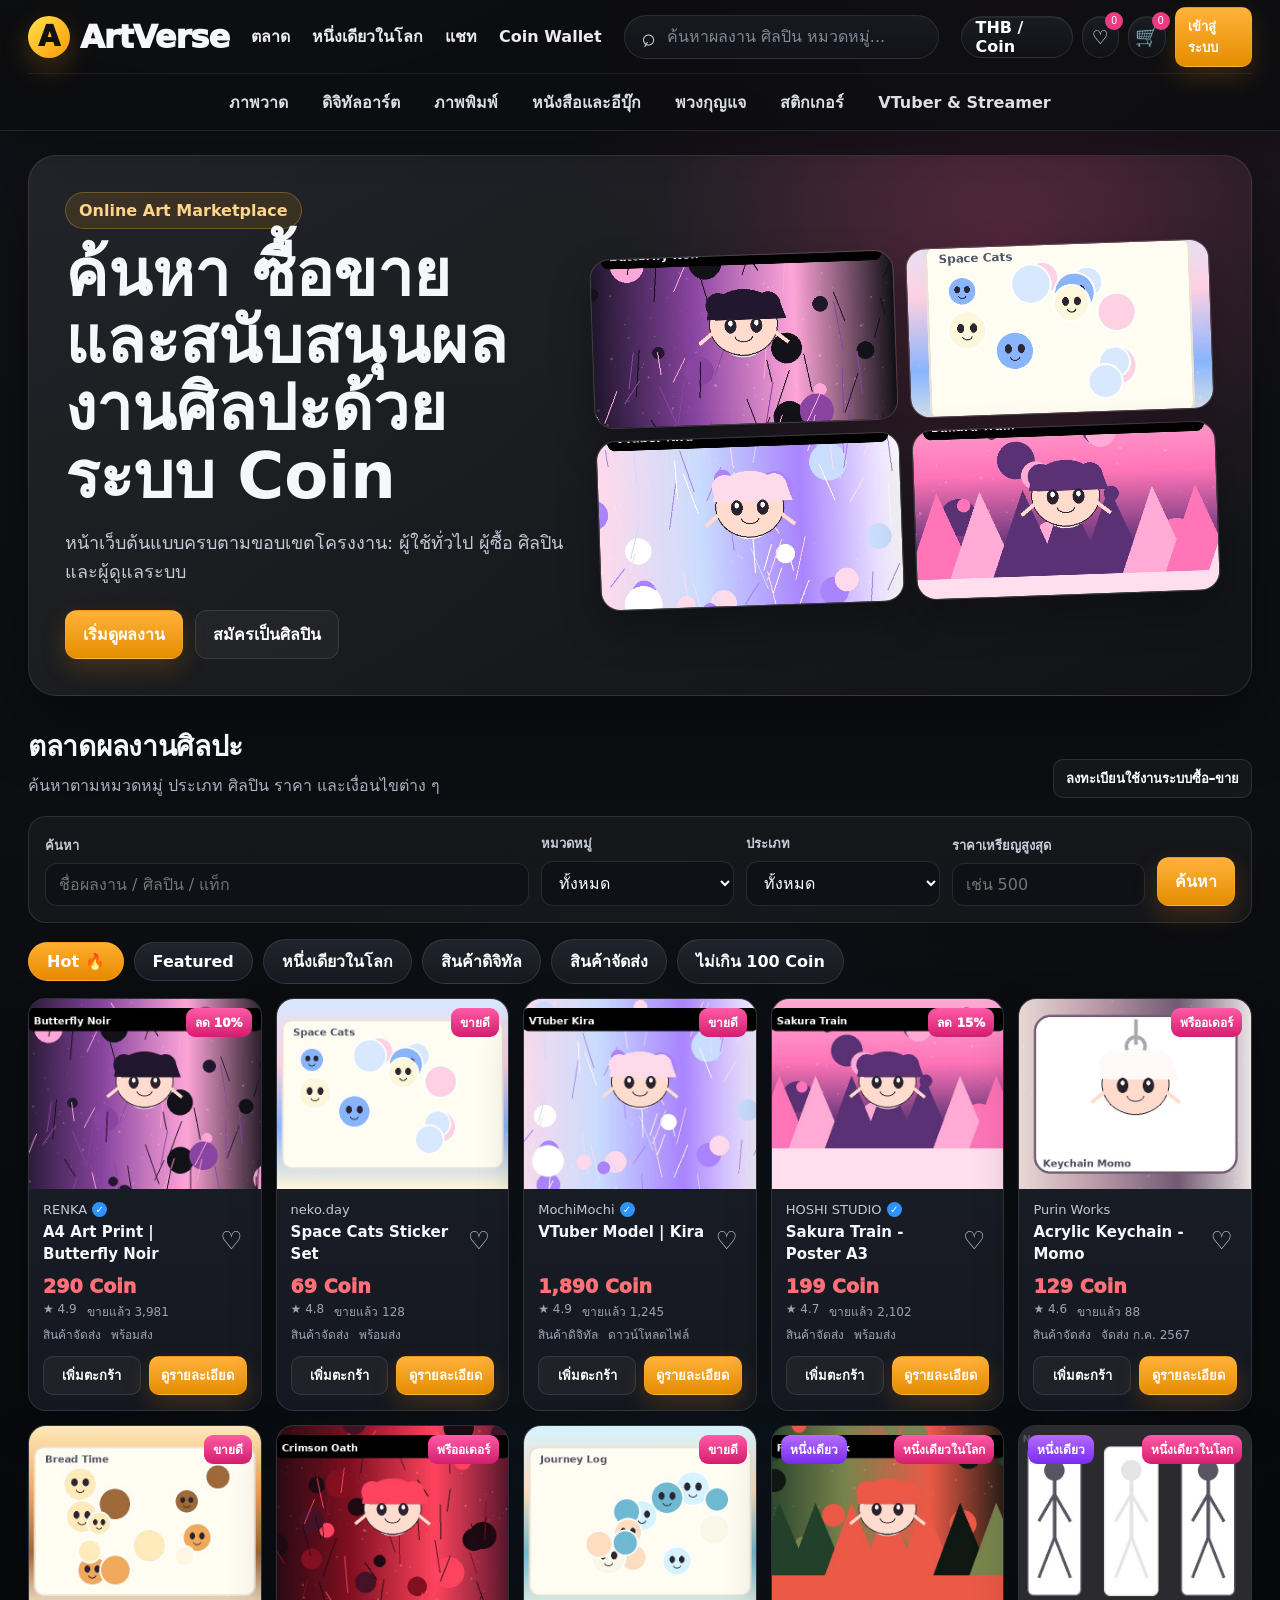
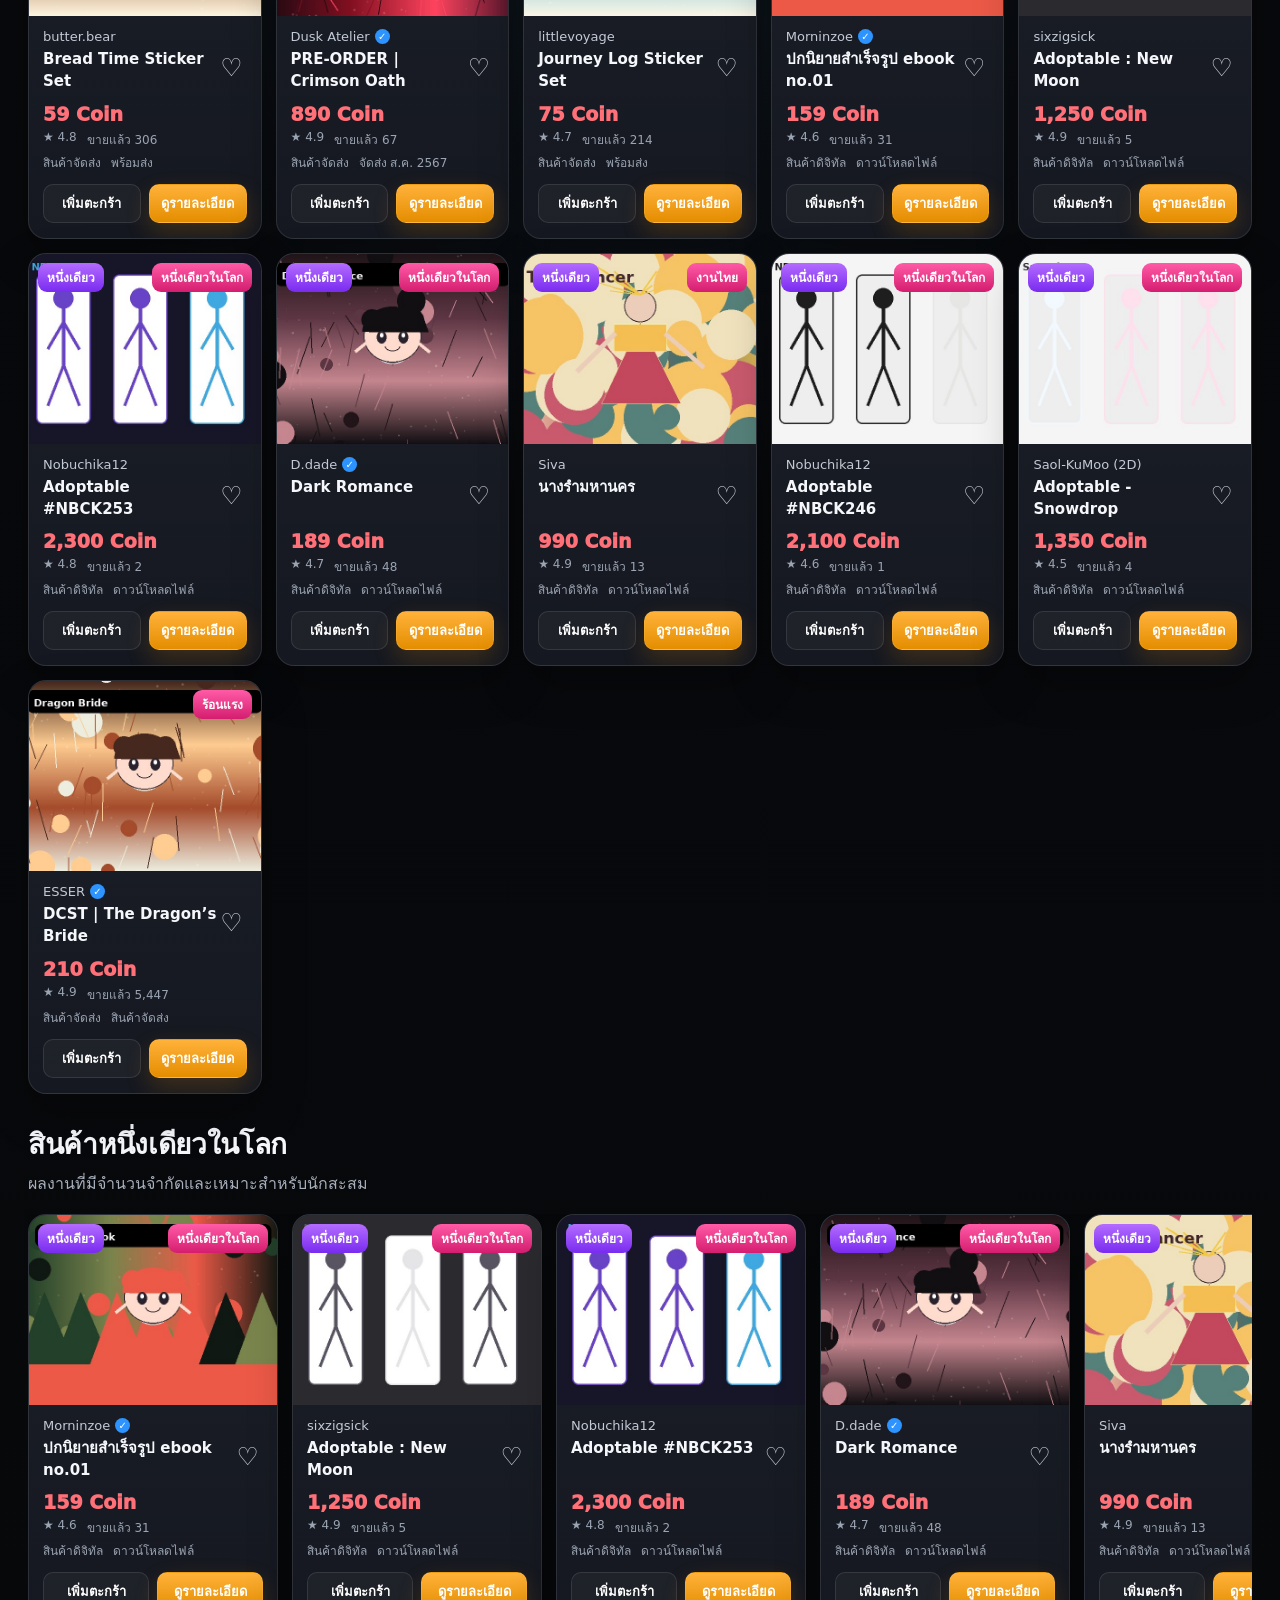
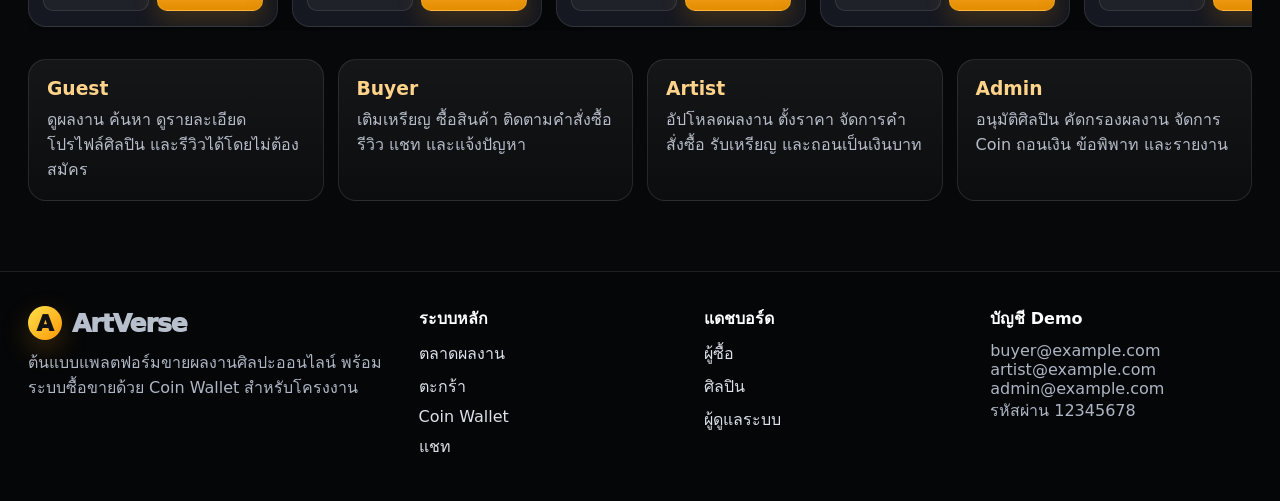
<file: art_marketplace_full/index.html>
<!DOCTYPE html>
<html lang="th">
<head>
  <meta charset="UTF-8" />
  <meta name="viewport" content="width=device-width, initial-scale=1.0" />
  <title>ArtVerse | Online Art Marketplace</title>
  <link rel="stylesheet" href="css/style.css" />
</head>
<body data-page="home">
  <header class="site-header" id="siteHeader"></header>
  <main class="wrap page" id="homeApp"></main>
  <footer class="footer" id="siteFooter"></footer>
  <script src="js/data.js"></script>
  <script src="js/app.js"></script>
</body>
</html>
</file>
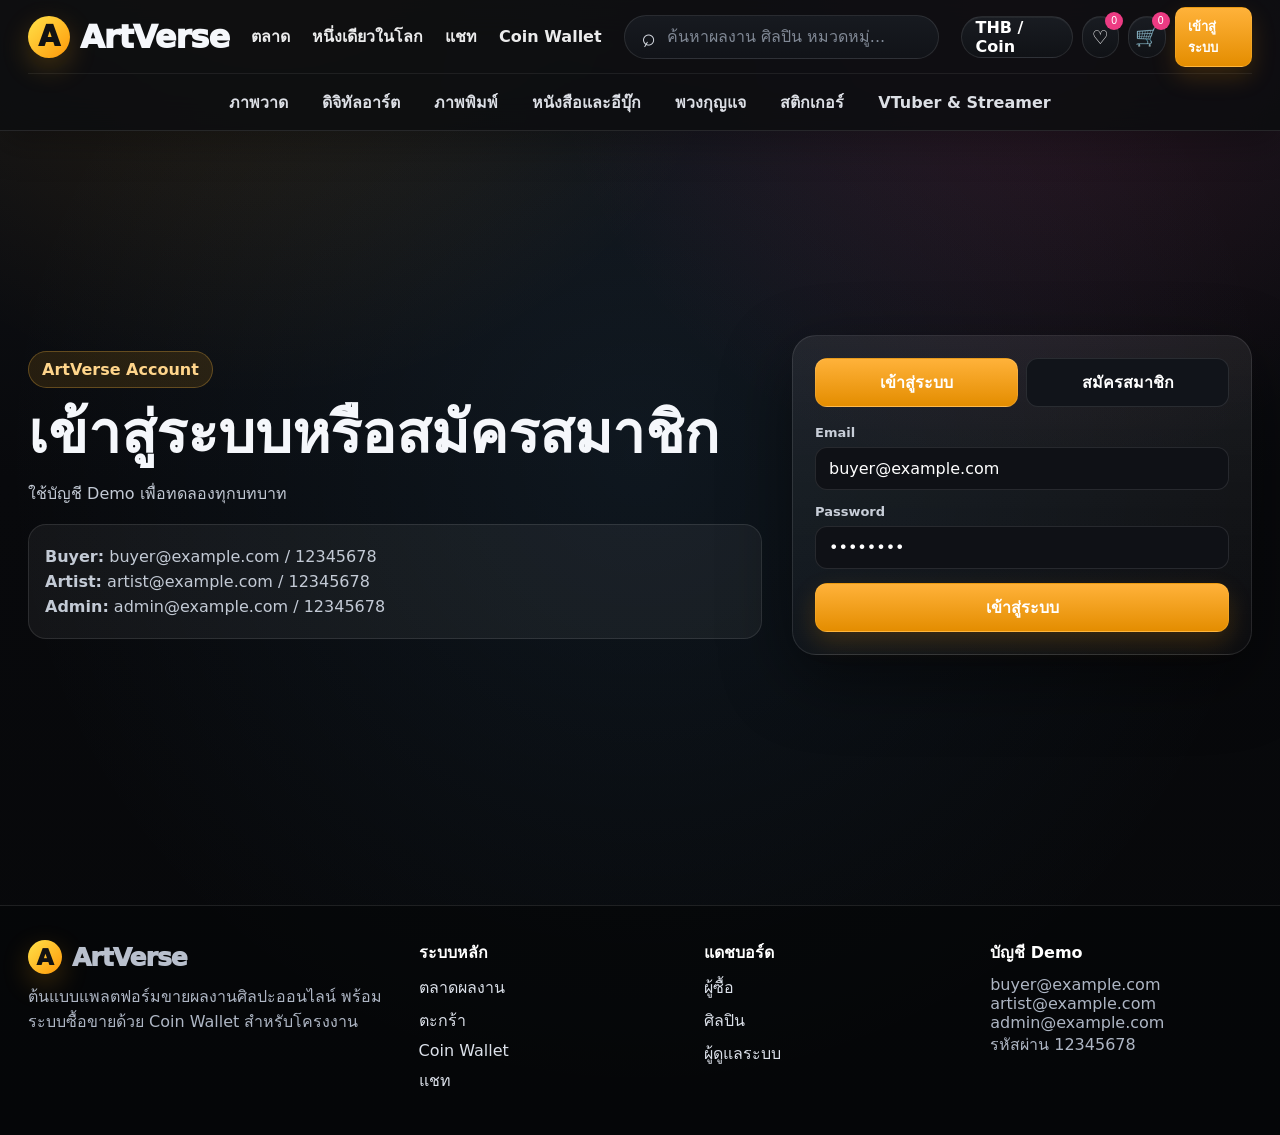
<file: art_marketplace_full/admin-dashboard.html>
<!DOCTYPE html>
<html lang="th">
<head>
  <meta charset="UTF-8" />
  <meta name="viewport" content="width=device-width, initial-scale=1.0" />
  <title>Admin Dashboard | ArtVerse</title>
  <link rel="stylesheet" href="css/style.css" />
</head>
<body data-page="admin">
  <header class="site-header" id="siteHeader"></header>
  <main class="wrap page" id="adminApp"></main>
  <footer class="footer" id="siteFooter"></footer>
  <script src="js/data.js"></script>
  <script src="js/app.js"></script>
</body>
</html>
</file>
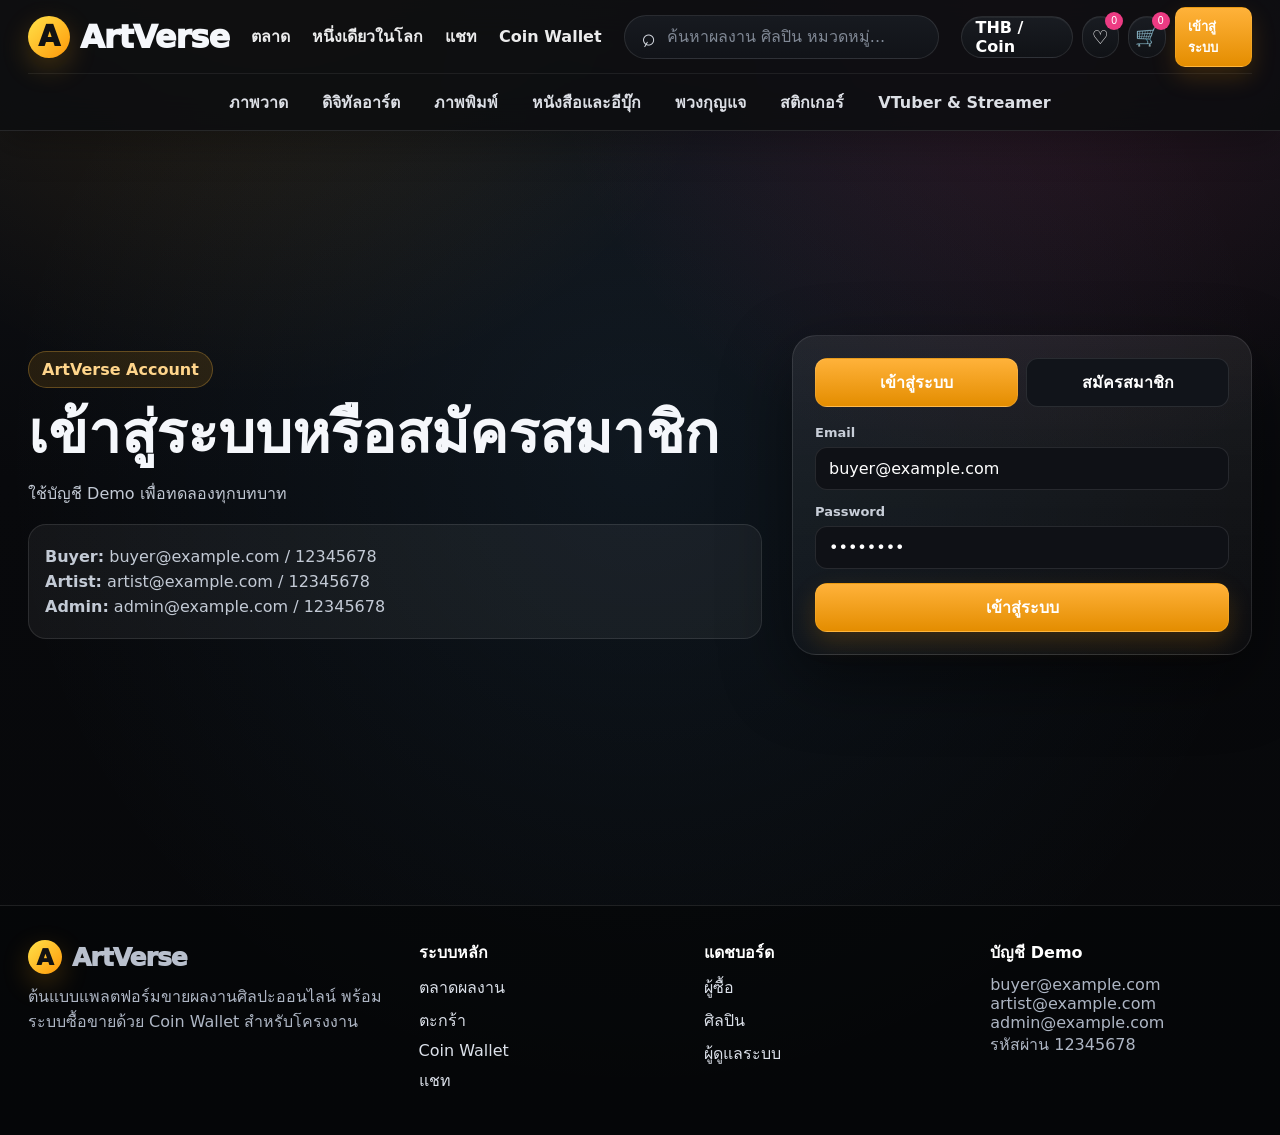
<file: art_marketplace_full/artist-dashboard.html>
<!DOCTYPE html>
<html lang="th">
<head>
  <meta charset="UTF-8" />
  <meta name="viewport" content="width=device-width, initial-scale=1.0" />
  <title>Artist Dashboard | ArtVerse</title>
  <link rel="stylesheet" href="css/style.css" />
</head>
<body data-page="artist">
  <header class="site-header" id="siteHeader"></header>
  <main class="wrap page" id="artistApp"></main>
  <footer class="footer" id="siteFooter"></footer>
  <script src="js/data.js"></script>
  <script src="js/app.js"></script>
</body>
</html>
</file>
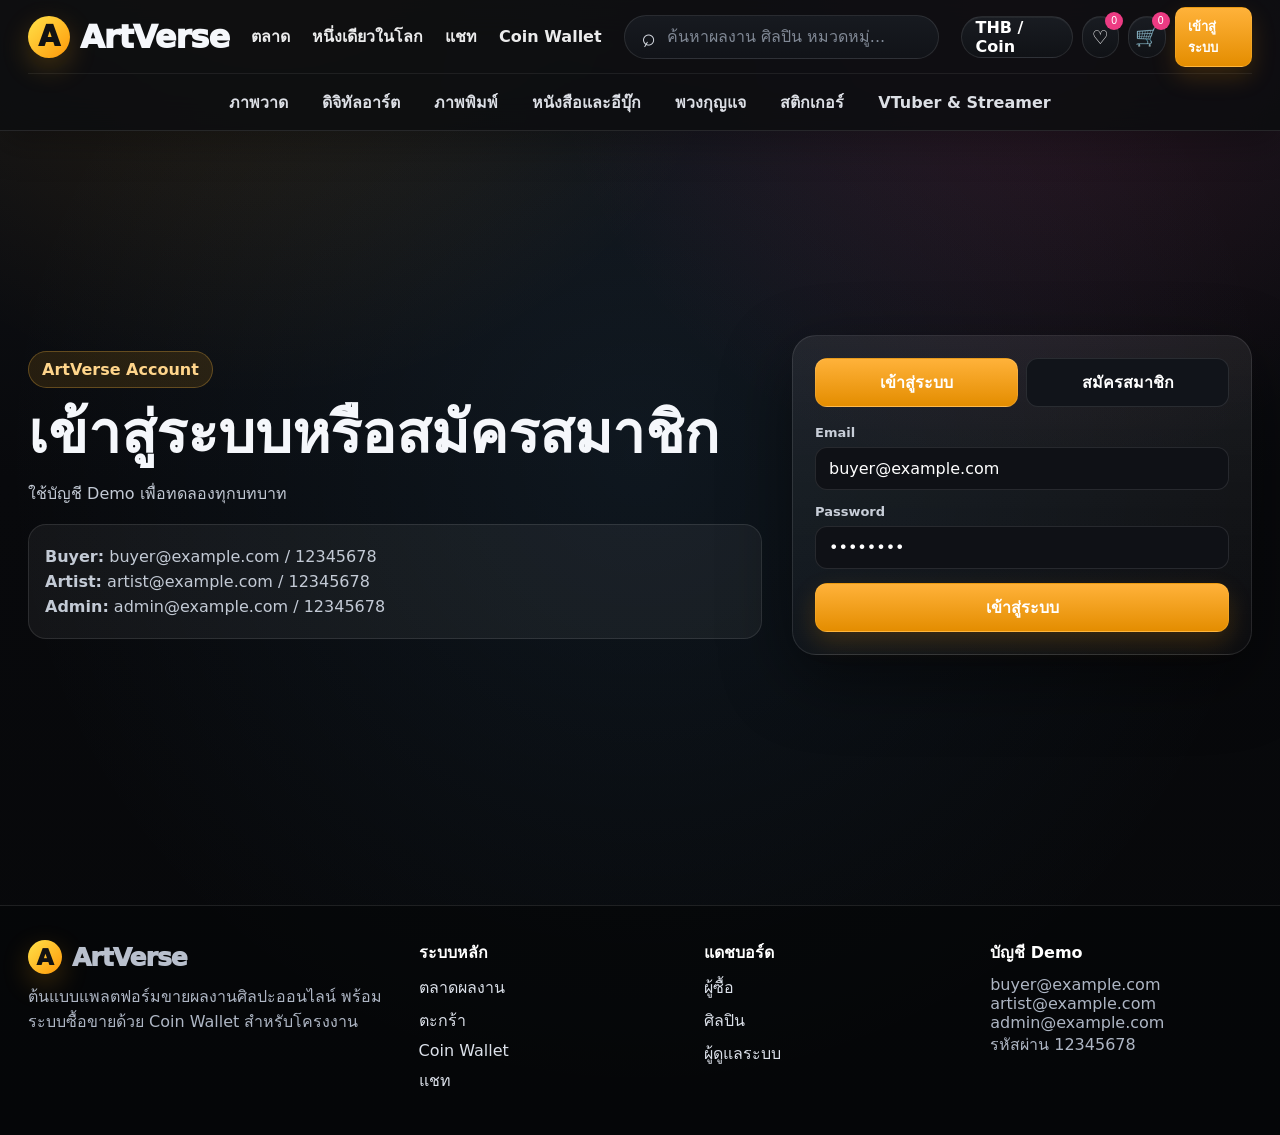
<file: art_marketplace_full/buyer-dashboard.html>
<!DOCTYPE html>
<html lang="th">
<head>
  <meta charset="UTF-8" />
  <meta name="viewport" content="width=device-width, initial-scale=1.0" />
  <title>Buyer Dashboard | ArtVerse</title>
  <link rel="stylesheet" href="css/style.css" />
</head>
<body data-page="buyer">
  <header class="site-header" id="siteHeader"></header>
  <main class="wrap page" id="buyerApp"></main>
  <footer class="footer" id="siteFooter"></footer>
  <script src="js/data.js"></script>
  <script src="js/app.js"></script>
</body>
</html>
</file>
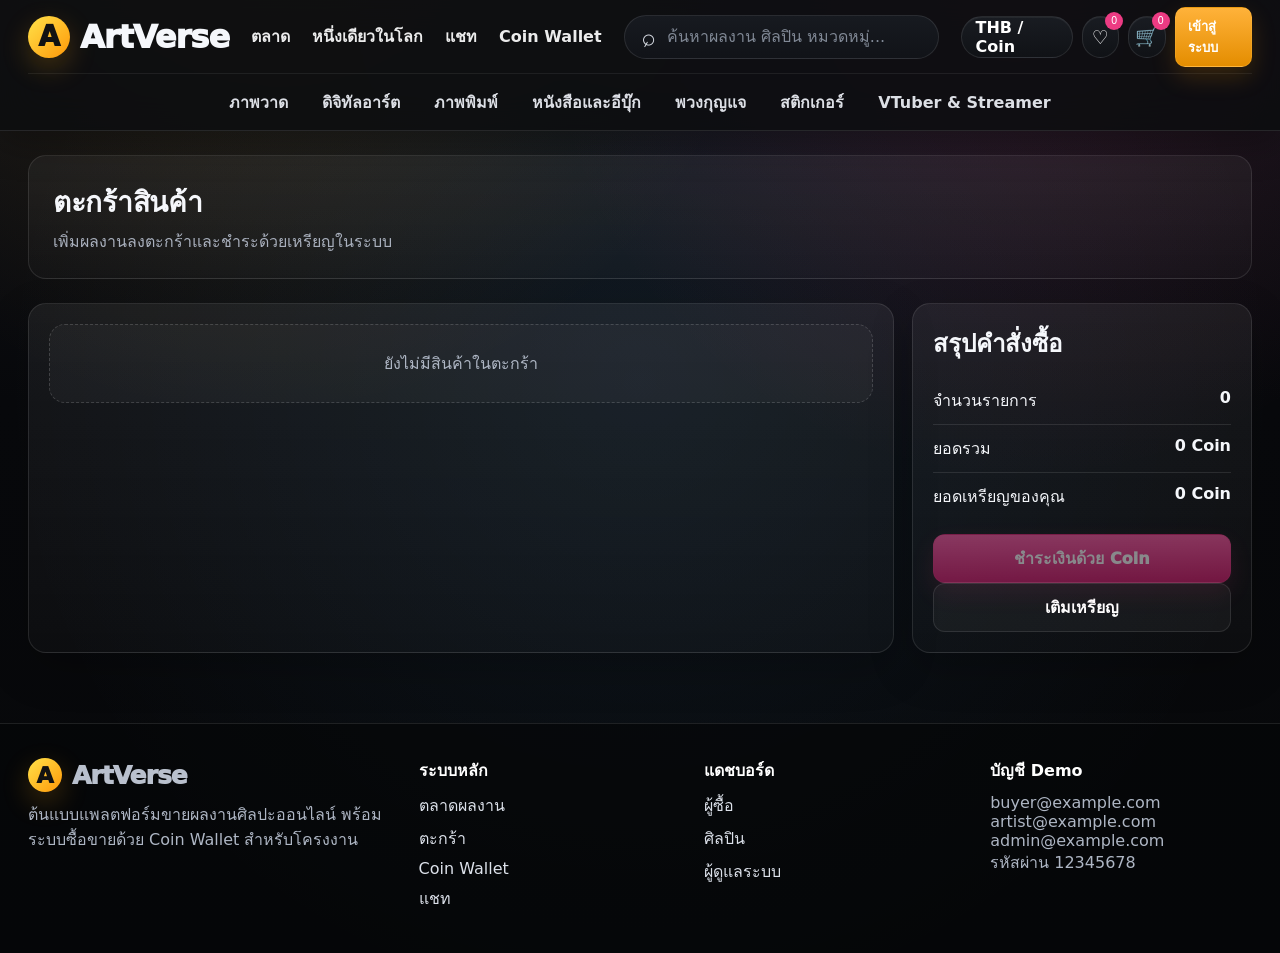
<file: art_marketplace_full/cart.html>
<!DOCTYPE html>
<html lang="th">
<head>
  <meta charset="UTF-8" />
  <meta name="viewport" content="width=device-width, initial-scale=1.0" />
  <title>ตะกร้าสินค้า | ArtVerse</title>
  <link rel="stylesheet" href="css/style.css" />
</head>
<body data-page="cart">
  <header class="site-header" id="siteHeader"></header>
  <main class="wrap page" id="cartApp"></main>
  <footer class="footer" id="siteFooter"></footer>
  <script src="js/data.js"></script>
  <script src="js/app.js"></script>
</body>
</html>
</file>
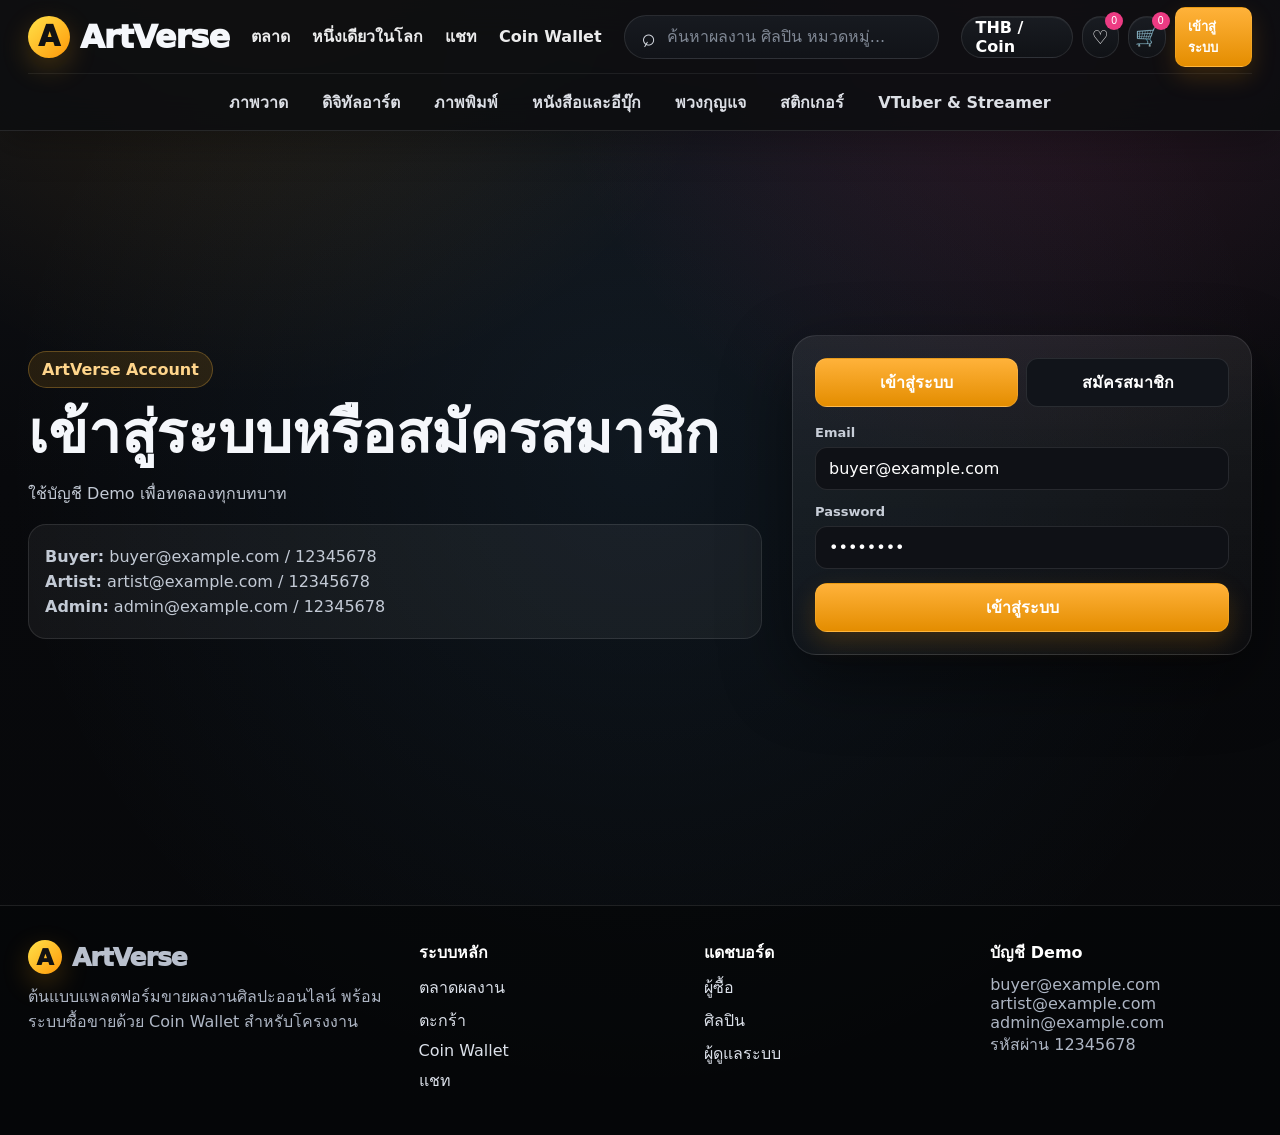
<file: art_marketplace_full/chat.html>
<!DOCTYPE html>
<html lang="th">
<head>
  <meta charset="UTF-8" />
  <meta name="viewport" content="width=device-width, initial-scale=1.0" />
  <title>แชท | ArtVerse</title>
  <link rel="stylesheet" href="css/style.css" />
</head>
<body data-page="chat">
  <header class="site-header" id="siteHeader"></header>
  <main class="wrap page" id="chatApp"></main>
  <footer class="footer" id="siteFooter"></footer>
  <script src="js/data.js"></script>
  <script src="js/app.js"></script>
</body>
</html>
</file>
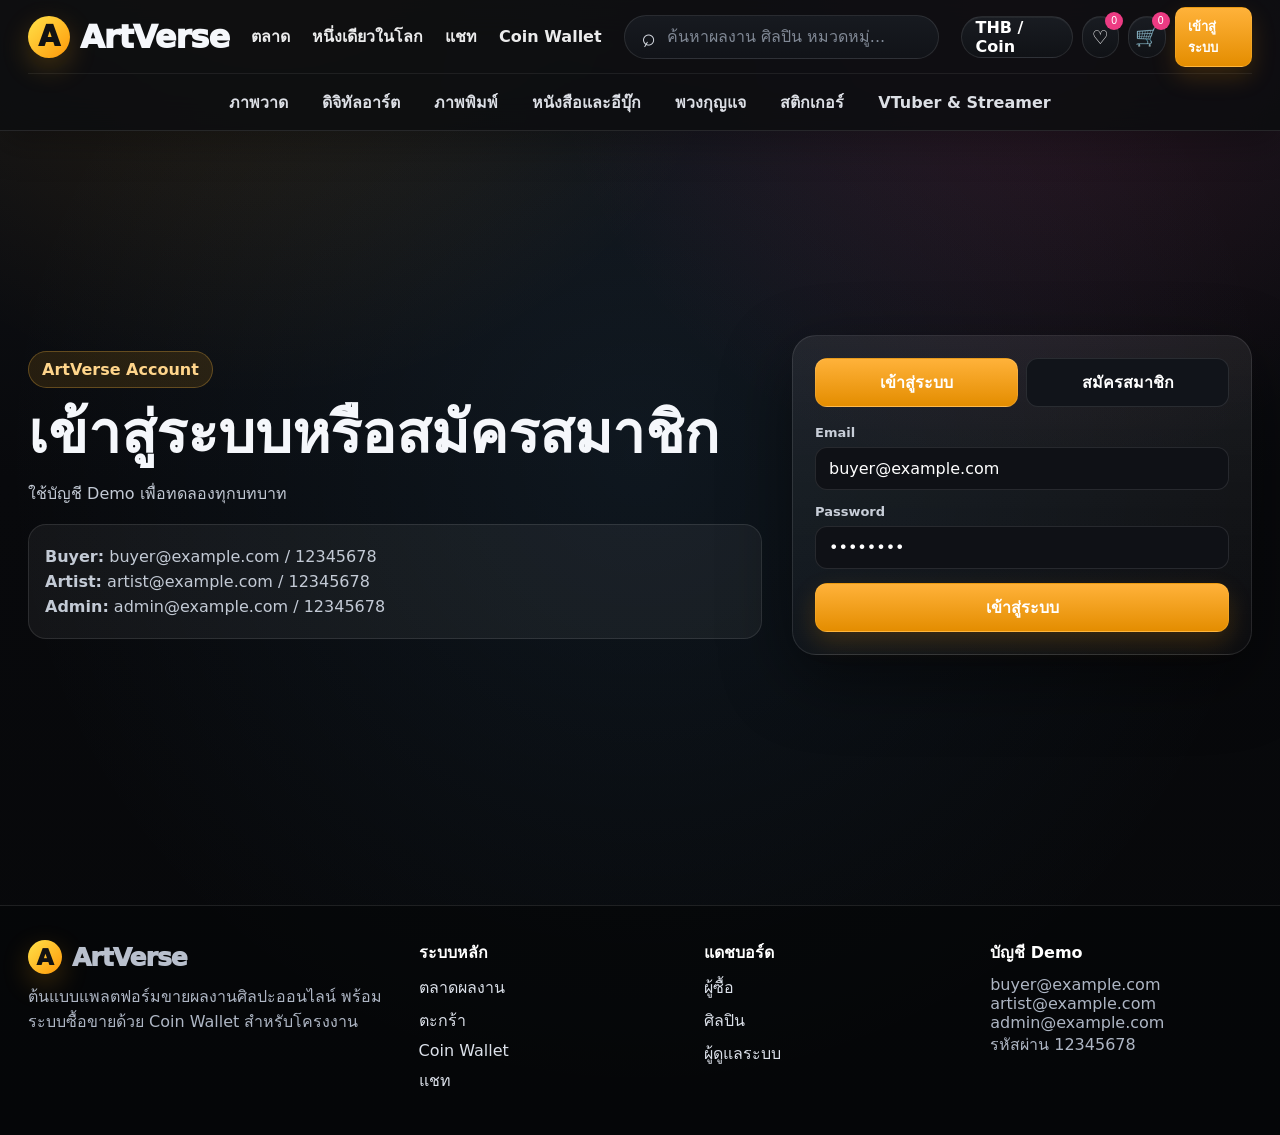
<file: art_marketplace_full/login.html>
<!DOCTYPE html>
<html lang="th">
<head>
  <meta charset="UTF-8" />
  <meta name="viewport" content="width=device-width, initial-scale=1.0" />
  <title>เข้าสู่ระบบ | ArtVerse</title>
  <link rel="stylesheet" href="css/style.css" />
</head>
<body data-page="login">
  <header class="site-header" id="siteHeader"></header>
  <main class="wrap page" id="loginApp"></main>
  <footer class="footer" id="siteFooter"></footer>
  <script src="js/data.js"></script>
  <script src="js/app.js"></script>
</body>
</html>
</file>
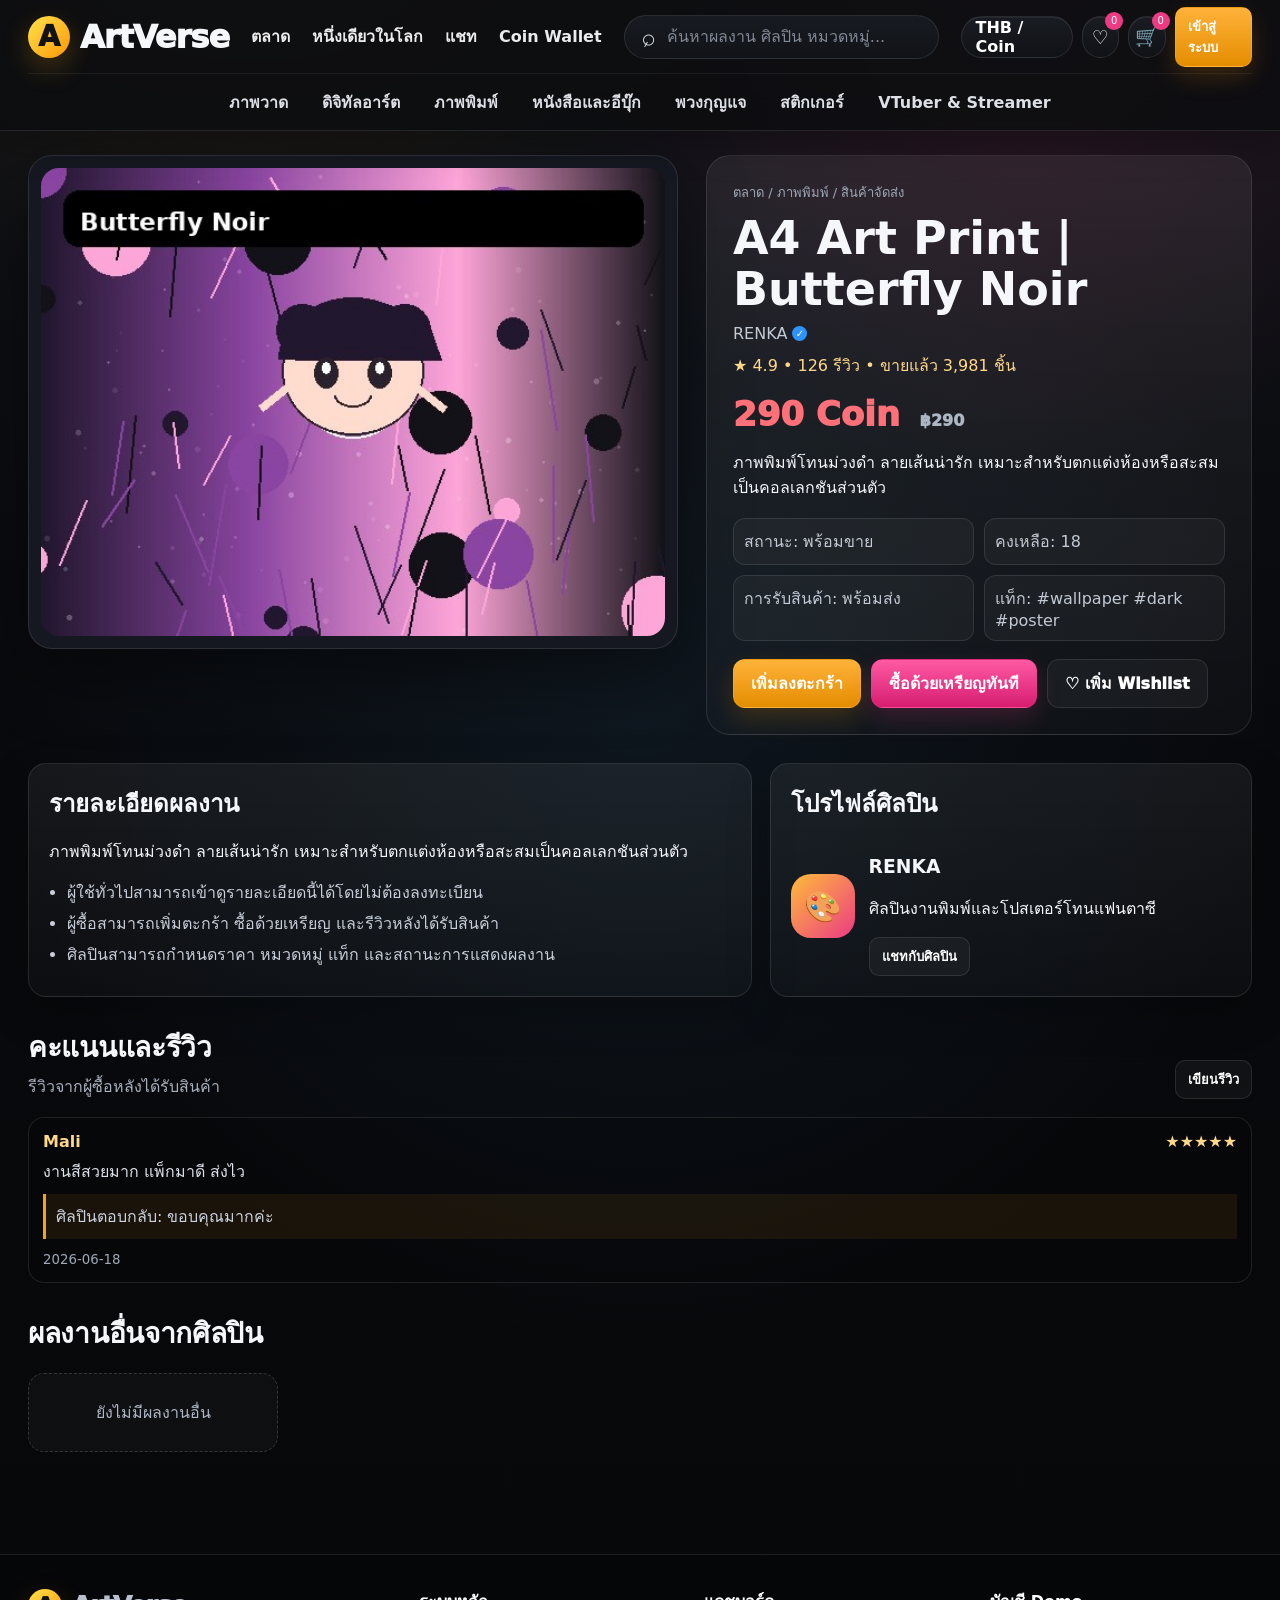
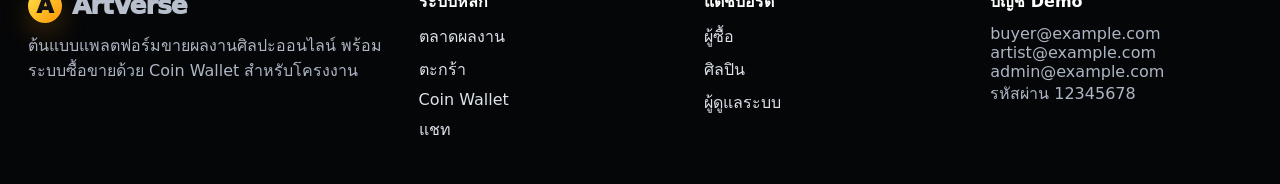
<file: art_marketplace_full/product.html>
<!DOCTYPE html>
<html lang="th">
<head>
  <meta charset="UTF-8" />
  <meta name="viewport" content="width=device-width, initial-scale=1.0" />
  <title>รายละเอียดผลงาน | ArtVerse</title>
  <link rel="stylesheet" href="css/style.css" />
</head>
<body data-page="product">
  <header class="site-header" id="siteHeader"></header>
  <main class="wrap page" id="productApp"></main>
  <footer class="footer" id="siteFooter"></footer>
  <script src="js/data.js"></script>
  <script src="js/app.js"></script>
</body>
</html>
</file>
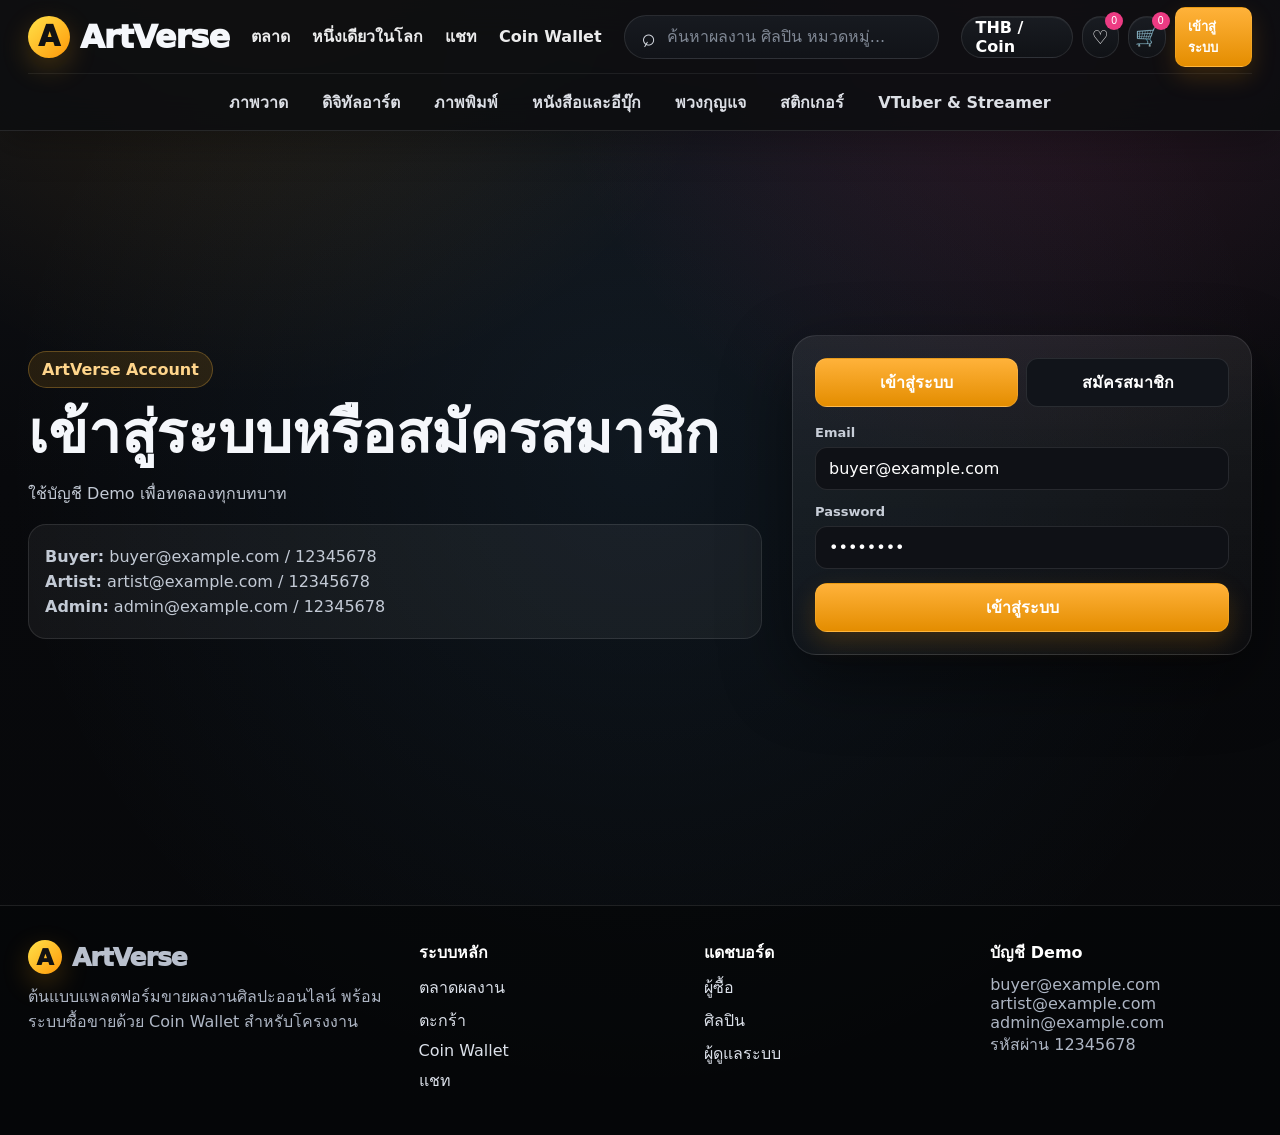
<file: art_marketplace_full/wallet.html>
<!DOCTYPE html>
<html lang="th">
<head>
  <meta charset="UTF-8" />
  <meta name="viewport" content="width=device-width, initial-scale=1.0" />
  <title>Coin Wallet | ArtVerse</title>
  <link rel="stylesheet" href="css/style.css" />
</head>
<body data-page="wallet">
  <header class="site-header" id="siteHeader"></header>
  <main class="wrap page" id="walletApp"></main>
  <footer class="footer" id="siteFooter"></footer>
  <script src="js/data.js"></script>
  <script src="js/app.js"></script>
</body>
</html>
</file>
<file: art_marketplace_full/css/style.css>
:root{
  --bg:#08090c;
  --panel:#14161b;
  --panel2:#1d2027;
  --card:#171a20;
  --line:rgba(255,255,255,.10);
  --text:#f5f7fb;
  --muted:#a9b0bd;
  --soft:#dfe3eb;
  --orange:#f6a313;
  --orange2:#ffbe45;
  --pink:#ec3b83;
  --purple:#9b5cff;
  --red:#ff5f68;
  --green:#5bd68d;
  --blue:#5bb9ff;
  --shadow:0 24px 70px rgba(0,0,0,.45);
  --radius:18px;
}
*{box-sizing:border-box}
html{scroll-behavior:smooth}
body{
  margin:0;
  font-family:"Noto Sans Thai",system-ui,-apple-system,BlinkMacSystemFont,"Segoe UI",sans-serif;
  color:var(--text);
  background:
    radial-gradient(circle at 20% -10%, rgba(246,163,19,.12), transparent 32rem),
    radial-gradient(circle at 80% 0%, rgba(236,59,131,.13), transparent 30rem),
    radial-gradient(circle at 50% 40%, rgba(91,185,255,.08), transparent 40rem),
    linear-gradient(180deg,#111318 0%, #08090c 42%, #07080a 100%);
  min-height:100vh;
}
a{color:inherit;text-decoration:none}
button,input,select,textarea{font:inherit}
button{border:0}
.wrap{width:min(1500px, calc(100% - 56px)); margin-inline:auto}
.site-header{
  position:sticky; top:0; z-index:30;
  background:rgba(12,13,16,.86);
  backdrop-filter:blur(18px);
  border-bottom:1px solid var(--line);
  box-shadow:0 12px 34px rgba(0,0,0,.28);
}
.topbar{min-height:74px;display:grid;grid-template-columns:auto auto minmax(260px,460px) auto;align-items:center;gap:22px;border-bottom:1px solid rgba(255,255,255,.07)}
.brand{display:flex;align-items:center;gap:10px;min-width:max-content}.brand-mark{width:42px;height:42px;border-radius:50%;display:grid;place-items:center;font-size:28px;font-weight:950;color:#121212;background:linear-gradient(135deg,#ffe24a,#ff9808);box-shadow:0 10px 28px rgba(246,163,19,.24)}.brand-name{font-size:32px;font-weight:950;letter-spacing:-1px}.footer-brand .brand-name{font-size:25px}.footer-brand .brand-mark{width:34px;height:34px;font-size:22px}
.main-nav{display:flex;align-items:center;gap:22px;font-weight:800;color:#fff;white-space:nowrap}.main-nav a{opacity:.92}.main-nav a:hover{color:var(--orange2)}
.search-box{height:44px;display:flex;align-items:center;gap:10px;border:1px solid var(--line);background:linear-gradient(180deg,#171a20,#111318);border-radius:999px;padding:0 16px}.search-box span{font-size:24px;transform:rotate(-15deg);color:#d9dde5}.search-box input{width:100%;background:transparent;border:0;outline:0;color:var(--text)}.search-box input::placeholder{color:#818996}
.actions{display:flex;align-items:center;justify-content:flex-end;gap:9px;position:relative}.pill,.icon-link,.avatar-btn,.menu-btn{height:42px;border:1px solid var(--line);background:linear-gradient(180deg,#191c22,#101216);color:#fff;border-radius:999px;display:inline-flex;align-items:center;justify-content:center;box-shadow:inset 0 1px 0 rgba(255,255,255,.05)}.pill{padding:0 14px;font-weight:900}.icon-link{width:42px;position:relative;font-size:19px}.icon-link em{position:absolute;top:-5px;right:-5px;background:var(--pink);color:#fff;font-size:10px;font-style:normal;min-width:18px;height:18px;border-radius:999px;display:grid;place-items:center;padding:0 4px}.avatar-btn{gap:8px;padding:0 13px;font-weight:900;cursor:pointer}.avatar-btn span{max-width:120px;overflow:hidden;text-overflow:ellipsis;white-space:nowrap}.menu-btn{display:none;width:42px;font-size:22px;cursor:pointer}.user-menu{position:relative}.user-pop{display:none;position:absolute;right:0;top:50px;width:240px;background:#171a20;border:1px solid var(--line);border-radius:16px;box-shadow:var(--shadow);padding:14px;z-index:60}.user-pop.show{display:grid;gap:8px}.user-pop strong{font-size:16px}.user-pop small{color:var(--muted);margin-bottom:4px}.user-pop a,.user-pop button{background:transparent;color:#fff;border:1px solid var(--line);border-radius:10px;text-align:left;padding:9px 10px;cursor:pointer}.user-pop a:hover,.user-pop button:hover{border-color:rgba(255,255,255,.25);background:#20242c}
.category-nav{min-height:56px;display:flex;align-items:center;justify-content:center;gap:34px;overflow:auto;scrollbar-width:none;font-weight:850;color:#eef1f8}.category-nav::-webkit-scrollbar{display:none}.category-nav a{white-space:nowrap;opacity:.92}.category-nav a:hover{color:var(--orange2)}
.page{padding:24px 0 70px}.section{margin:28px 0}.section-head,.page-title{display:flex;justify-content:space-between;gap:16px;align-items:flex-end;margin-bottom:18px}.section-head h2,.page-title h1{margin:0;font-size:28px;letter-spacing:-.3px}.section-head p,.page-title p{margin:5px 0 0;color:var(--muted)}.page-title{align-items:center;border:1px solid var(--line);background:linear-gradient(180deg,rgba(255,255,255,.05),rgba(255,255,255,.02));border-radius:var(--radius);padding:24px;margin-bottom:24px}
.btn{border:1px solid rgba(255,190,69,.25);background:linear-gradient(180deg,#ffb23a,#e48d00);color:#fff;border-radius:12px;padding:11px 17px;font-weight:950;cursor:pointer;display:inline-flex;align-items:center;justify-content:center;gap:8px;box-shadow:0 10px 24px rgba(229,142,0,.2);transition:.18s}.btn:hover{transform:translateY(-1px);filter:brightness(1.05)}.btn.ghost{background:rgba(255,255,255,.04);border-color:var(--line);box-shadow:none}.btn.pink{background:linear-gradient(180deg,#ff5aa4,#d61d70);border-color:rgba(236,59,131,.35);box-shadow:0 10px 24px rgba(236,59,131,.20)}.btn.small{padding:8px 12px;border-radius:10px;font-size:13px}.btn.full{width:100%}.btn:disabled{opacity:.5;cursor:not-allowed;transform:none}
.hero{display:grid;grid-template-columns:minmax(0,1fr) minmax(360px,620px);gap:28px;align-items:center;min-height:430px;padding:36px;border:1px solid var(--line);border-radius:28px;background:linear-gradient(135deg,rgba(255,255,255,.08),rgba(255,255,255,.02)),radial-gradient(circle at 80% 20%,rgba(236,59,131,.22),transparent 22rem);box-shadow:var(--shadow);overflow:hidden}.hero h1{font-size:clamp(34px,5vw,64px);line-height:1.05;margin:12px 0}.hero p{color:#c4cad5;font-size:18px;max-width:680px}.eyebrow{display:inline-flex;border:1px solid rgba(255,190,69,.28);background:rgba(246,163,19,.12);color:#ffd58b;border-radius:999px;padding:8px 13px;font-weight:900}.hero-actions{display:flex;gap:12px;flex-wrap:wrap;margin-top:24px}.hero-panel{display:grid;grid-template-columns:repeat(2,1fr);gap:12px;transform:rotate(-2deg)}.hero-panel img{width:100%;height:170px;object-fit:cover;border-radius:20px;border:1px solid rgba(255,255,255,.16);box-shadow:0 18px 40px rgba(0,0,0,.28)}
.filter-panel{display:grid;grid-template-columns:1.5fr repeat(3,minmax(150px,.6fr)) auto;gap:12px;align-items:end;padding:16px;border:1px solid var(--line);border-radius:18px;background:rgba(255,255,255,.04);margin-bottom:14px}.field{display:flex;flex-direction:column;gap:7px}.field label{font-size:13px;color:#c8ced8;font-weight:800}.field input,.field select,.field textarea{width:100%;border:1px solid var(--line);background:#0f1116;color:#fff;border-radius:12px;padding:11px 13px;outline:0}.field textarea{min-height:96px;resize:vertical}.field input:focus,.field select:focus,.field textarea:focus{border-color:rgba(255,190,69,.45);box-shadow:0 0 0 3px rgba(246,163,19,.11)}.grow{min-width:0}.full-field{grid-column:1/-1}.chip-row,.preset-row{display:flex;gap:10px;align-items:center;overflow:auto;scrollbar-width:none;padding:2px 0 14px}.chip-row::-webkit-scrollbar,.preset-row::-webkit-scrollbar{display:none}.chip{border:1px solid var(--line);background:linear-gradient(180deg,#20242c,#171a20);color:#fff;border-radius:999px;padding:9px 18px;font-weight:850;white-space:nowrap;cursor:pointer}.chip.active,.chip:hover{background:linear-gradient(180deg,#ffae2e,#e78a00);border-color:rgba(255,190,69,.34)}
.grid{display:grid;gap:14px}.products-grid{grid-template-columns:repeat(auto-fill,minmax(220px,1fr))}.products-grid.mini{grid-template-columns:repeat(auto-fill,minmax(190px,1fr))}.scroll-row{display:grid;grid-auto-flow:column;grid-auto-columns:250px;gap:14px;overflow:auto;scroll-snap-type:x mandatory;padding-bottom:4px;scrollbar-width:none}.scroll-row::-webkit-scrollbar{display:none}.product-card{position:relative;background:linear-gradient(180deg,#1b1f27,#151820);border:1px solid var(--line);border-radius:18px;overflow:hidden;box-shadow:0 18px 44px rgba(0,0,0,.28);transition:.2s;scroll-snap-align:start}.product-card:hover{transform:translateY(-4px);border-color:rgba(255,255,255,.22)}.product-card .thumb{height:190px;display:block;position:relative;background:#232733;overflow:hidden}.product-card .thumb img{width:100%;height:100%;object-fit:cover;display:block;transition:.35s}.product-card:hover .thumb img{transform:scale(1.055)}.badge{position:absolute;top:9px;right:9px;background:linear-gradient(180deg,#ff5ba6,#d51d70);border-radius:9px;padding:5px 9px;font-size:12px;font-weight:950;color:#fff}.badge.purple{left:9px;right:auto;background:linear-gradient(180deg,#b46cff,#792bef)}.card-body{padding:13px 14px 15px;position:relative}.creator{font-size:13px;color:#c3cad5;display:flex;gap:5px;align-items:center;margin-bottom:5px}.creator.big{font-size:16px}.verified{display:inline-grid;place-items:center;width:15px;height:15px;border-radius:50%;background:#2d93ff;color:#fff;font-size:10px}.product-card h3{font-size:15px;line-height:1.45;min-height:43px;margin:0 30px 10px 0}.heart{position:absolute;right:12px;top:36px;background:transparent;color:#c7ced9;font-size:25px;cursor:pointer;transition:.18s}.heart.loved,.heart:hover{color:#ff4e70;transform:scale(1.13)}.price{color:#ff7078;font-size:19px;font-weight:950;margin-bottom:5px}.meta{font-size:12px;color:#9ba4b2;display:flex;gap:10px;flex-wrap:wrap;margin:4px 0}.card-actions{display:flex;gap:8px;margin-top:12px}.card-actions .btn{flex:1;padding-inline:8px}
.role-section{display:grid;grid-template-columns:repeat(4,1fr);gap:14px}.role-section article,.stat-grid article{border:1px solid var(--line);border-radius:18px;background:linear-gradient(180deg,rgba(255,255,255,.06),rgba(255,255,255,.025));padding:18px}.role-section h3{margin:0 0 8px;color:#ffd389}.role-section p{margin:0;color:#b7beca}
.panel{background:linear-gradient(180deg,rgba(255,255,255,.06),rgba(255,255,255,.025));border:1px solid var(--line);border-radius:var(--radius);padding:20px;box-shadow:0 16px 44px rgba(0,0,0,.22)}.panel h2{margin:0 0 14px}.empty{border:1px dashed rgba(255,255,255,.16);border-radius:16px;padding:26px;color:#aeb6c4;text-align:center;background:rgba(255,255,255,.03);grid-column:1/-1}.two-col{display:grid;grid-template-columns:minmax(0,1.2fr) minmax(320px,.8fr);gap:18px}.check-list{margin:14px 0 0;padding-left:18px;color:#c7ced9}.check-list li{margin:6px 0}.artist-box{display:flex;gap:14px;align-items:center}.artist-avatar{width:64px;height:64px;border-radius:20px;background:linear-gradient(135deg,#ffbc3a,#ec3b83);display:grid;place-items:center;font-size:30px;flex:0 0 auto}
.product-detail{display:grid;grid-template-columns:minmax(320px,650px) minmax(320px,1fr);gap:28px;align-items:start}.detail-gallery{border:1px solid var(--line);border-radius:24px;background:#151820;padding:12px;box-shadow:var(--shadow)}.detail-gallery img{width:100%;aspect-ratio:4/3;object-fit:cover;border-radius:18px;display:block}.detail-info{border:1px solid var(--line);border-radius:24px;background:linear-gradient(180deg,rgba(255,255,255,.07),rgba(255,255,255,.025));padding:26px}.crumb{color:#9fa8b6;font-size:13px}.detail-info h1{font-size:clamp(28px,4vw,46px);line-height:1.1;margin:10px 0}.rating-line{color:#ffd889;margin:10px 0}.detail-price{font-size:34px;font-weight:950;color:#ff7078;margin:16px 0}.detail-price small{font-size:16px;color:#aeb6c4;margin-left:8px}.info-list{display:grid;grid-template-columns:repeat(2,1fr);gap:10px;margin:18px 0}.info-list span{border:1px solid var(--line);border-radius:12px;padding:10px;background:rgba(255,255,255,.035);color:#c3cad5}.detail-actions{display:flex;gap:10px;flex-wrap:wrap}.review-list{display:grid;gap:12px}.review-card{border:1px solid var(--line);background:rgba(0,0,0,.12);border-radius:16px;padding:14px}.review-card div{display:flex;justify-content:space-between;gap:12px;color:#ffd889}.review-card p{margin:8px 0;color:#dce1ea}.review-card blockquote{margin:10px 0;padding:10px;border-left:3px solid var(--orange);background:rgba(246,163,19,.08);color:#cdd3de}.review-card small{color:#9fa8b6}
.auth-wrap{min-height:calc(100vh - 220px);display:grid;grid-template-columns:1fr minmax(340px,460px);gap:30px;align-items:center}.auth-copy h1{font-size:clamp(34px,5vw,58px);line-height:1.08;margin:14px 0}.auth-copy p{color:#c3cad5}.demo-box{border:1px solid var(--line);border-radius:18px;background:rgba(255,255,255,.05);padding:16px;margin-top:18px}.demo-box p{margin:6px 0}.auth-card{border:1px solid var(--line);border-radius:24px;background:linear-gradient(180deg,rgba(255,255,255,.07),rgba(255,255,255,.025));box-shadow:var(--shadow);padding:22px}.tabs{display:grid;grid-template-columns:1fr 1fr;gap:8px;margin-bottom:18px}.tab{border:1px solid var(--line);border-radius:12px;background:#11141a;color:#fff;padding:11px;font-weight:950;cursor:pointer}.tab.active{background:linear-gradient(180deg,#ffb23a,#e48d00)}.tab-panel{display:none;gap:14px}.tab-panel.active{display:grid}
.cart-layout{display:grid;grid-template-columns:minmax(0,1fr) 340px;gap:18px}.cart-row,.order-card,.admin-row{display:grid;grid-template-columns:96px 1fr auto auto;gap:14px;align-items:center;border:1px solid var(--line);border-radius:16px;padding:12px;margin-bottom:12px;background:rgba(0,0,0,.12)}.cart-row img{width:96px;height:72px;object-fit:cover;border-radius:12px}.cart-row h3,.order-card h3,.admin-row h3{margin:0 0 4px}.cart-row p,.order-card p,.admin-row p{margin:3px 0;color:#b6becb}.qty{display:flex;align-items:center;gap:8px}.qty button,.remove-cart{border:1px solid var(--line);background:#11141a;color:#fff;border-radius:10px;min-width:34px;height:34px;cursor:pointer}.remove-cart{padding:0 12px;color:#ff858b}.checkout-box{position:sticky;top:150px;align-self:start}.summary-line{display:flex;justify-content:space-between;gap:12px;border-bottom:1px solid var(--line);padding:11px 0}.summary-line:last-of-type{border-bottom:0;margin-bottom:14px}
.wallet-grid{display:grid;grid-template-columns:minmax(320px,.8fr) minmax(360px,1.2fr);gap:18px}.wallet-card{border:1px solid rgba(255,190,69,.35);border-radius:24px;background:linear-gradient(135deg,#ffb23a,#e35d77);padding:28px;box-shadow:var(--shadow)}.wallet-card span{display:block;font-weight:900;opacity:.9}.wallet-card strong{display:block;font-size:44px;margin:12px 0}.wallet-card p{margin:0;color:rgba(255,255,255,.86)}.qr-panel{display:grid;gap:14px}.qr-mock{width:160px;height:160px;background:repeating-linear-gradient(45deg,#fff 0 8px,#111 8px 16px);color:#111;border:10px solid #fff;border-radius:16px;display:grid;place-items:center;font-weight:950;text-align:center;line-height:1.2;justify-self:center}.table-wrap{overflow:auto}table{width:100%;border-collapse:collapse;min-width:640px}th,td{padding:12px;border-bottom:1px solid var(--line);text-align:left}th{color:#cdd4df;font-size:13px;background:rgba(255,255,255,.04)}td{color:#e8ecf4}.plus{color:var(--green)}.minus{color:#ff7c83}
.dashboard-grid{display:grid;grid-template-columns:240px minmax(0,1fr);gap:18px}.dash-menu{position:sticky;top:150px;align-self:start;display:grid;gap:8px}.dash-menu a{border:1px solid var(--line);border-radius:12px;padding:10px 12px;color:#dfe3eb;background:rgba(255,255,255,.025);font-weight:850}.dash-menu a:hover{background:rgba(246,163,19,.12);border-color:rgba(246,163,19,.24)}.dash-content{display:grid;gap:18px}.form-grid{display:grid;grid-template-columns:repeat(2,minmax(0,1fr));gap:14px}.form-grid .btn{justify-self:start}.order-card{grid-template-columns:1.5fr 1fr auto}.order-actions{display:flex;gap:8px;flex-wrap:wrap}.sales-total{border-top:1px solid var(--line);padding-top:12px;margin-top:12px}.stat-grid{display:grid;grid-template-columns:repeat(4,1fr);gap:14px;margin-bottom:18px}.stat-grid span{display:block;color:#b7beca}.stat-grid strong{display:block;font-size:34px;margin-top:8px}.admin-row{grid-template-columns:minmax(0,1fr) auto}.admin-row div:last-child{display:flex;gap:8px;flex-wrap:wrap;justify-content:flex-end}.report-bars{display:grid;gap:12px}.report-row{display:grid;grid-template-columns:130px 1fr 90px;gap:12px;align-items:center}.report-row div{height:14px;border-radius:999px;background:rgba(255,255,255,.08);overflow:hidden}.report-row i{display:block;height:100%;background:linear-gradient(90deg,#ffb23a,#ec3b83);border-radius:999px}
.chat-layout{display:grid;grid-template-columns:300px minmax(0,1fr);gap:18px}.chat-list{display:grid;gap:10px;align-self:start}.chat-room{border:1px solid var(--line);border-radius:14px;background:#11141a;color:#fff;padding:12px;text-align:left;font-weight:850;cursor:pointer}.chat-room.active{background:rgba(246,163,19,.14);border-color:rgba(246,163,19,.3)}.chat-window{padding:0;overflow:hidden}.chat-header{height:64px;display:flex;align-items:center;justify-content:space-between;padding:0 18px;border-bottom:1px solid var(--line);background:rgba(255,255,255,.04)}.chat-header span{color:#9fa8b6;font-size:13px}.messages{min-height:410px;max-height:520px;overflow:auto;padding:18px;display:flex;flex-direction:column;gap:10px}.bubble{max-width:70%;align-self:flex-start;border:1px solid var(--line);border-radius:18px 18px 18px 4px;background:#11141a;padding:10px 12px}.bubble.mine{align-self:flex-end;border-radius:18px 18px 4px 18px;background:linear-gradient(180deg,#ffb23a,#e48d00);color:#fff}.bubble small{display:block;opacity:.8;font-size:11px;margin-bottom:3px}.bubble p{margin:0}.chat-form{display:grid;grid-template-columns:1fr auto;gap:10px;padding:14px;border-top:1px solid var(--line)}.chat-form input{border:1px solid var(--line);background:#0f1116;color:#fff;border-radius:14px;padding:12px;outline:0}
.footer{border-top:1px solid var(--line);background:rgba(5,6,8,.7);padding:34px 0;color:#b9c0cd}.footer-grid{display:grid;grid-template-columns:1.4fr repeat(3,1fr);gap:24px}.footer a{display:block;color:#dce1ea;margin:8px 0}.footer h4{margin:0 0 10px;color:#fff}.footer p{margin:10px 0;color:#aeb6c4}.toast{position:fixed;left:50%;bottom:28px;transform:translate(-50%,20px);opacity:0;pointer-events:none;background:#161a21;border:1px solid var(--line);color:#fff;border-radius:999px;padding:12px 18px;box-shadow:var(--shadow);z-index:999;transition:.2s}.toast.show{opacity:1;transform:translate(-50%,0)}
@media(max-width:1180px){.topbar{grid-template-columns:auto minmax(260px,1fr) auto}.main-nav{display:none}.main-nav.open{display:flex;position:absolute;left:28px;right:28px;top:74px;background:#14161b;border:1px solid var(--line);border-radius:18px;padding:16px;flex-wrap:wrap;box-shadow:var(--shadow)}.menu-btn{display:inline-flex}.hide-sm{display:none}.category-nav{justify-content:flex-start}.filter-panel{grid-template-columns:1fr 1fr}.filter-panel .btn{grid-column:1/-1}.hero{grid-template-columns:1fr}.role-section,.stat-grid{grid-template-columns:repeat(2,1fr)}.product-detail,.two-col,.cart-layout,.wallet-grid,.auth-wrap{grid-template-columns:1fr}.checkout-box,.dash-menu{position:static}.dashboard-grid,.chat-layout{grid-template-columns:1fr}.dash-menu{display:flex;overflow:auto}.dash-menu a{white-space:nowrap}.footer-grid{grid-template-columns:repeat(2,1fr)}}
@media(max-width:720px){.wrap{width:min(100% - 28px,1500px)}.topbar{grid-template-columns:auto auto;gap:10px;padding:12px 0}.brand-name{font-size:25px}.brand-mark{width:36px;height:36px;font-size:23px}.header-search{grid-column:1/-1;order:3}.category-nav{gap:20px;font-size:13px}.page{padding-top:14px}.hero{padding:22px;border-radius:22px}.hero-panel img{height:120px}.section-head,.page-title{align-items:flex-start;flex-direction:column}.products-grid{grid-template-columns:repeat(2,minmax(0,1fr));gap:10px}.product-card .thumb{height:145px}.product-card h3{font-size:13px}.card-actions{flex-direction:column}.role-section,.stat-grid,.form-grid,.info-list{grid-template-columns:1fr}.filter-panel{grid-template-columns:1fr}.detail-info{padding:20px}.cart-row{grid-template-columns:82px 1fr;align-items:start}.cart-row img{width:82px;height:66px}.cart-row .qty,.cart-row .remove-cart{grid-column:2}.order-card,.admin-row{grid-template-columns:1fr}.order-actions,.admin-row div:last-child{justify-content:flex-start}.wallet-card strong{font-size:34px}.footer-grid{grid-template-columns:1fr}.messages{min-height:360px}.bubble{max-width:88%}}
</file>
